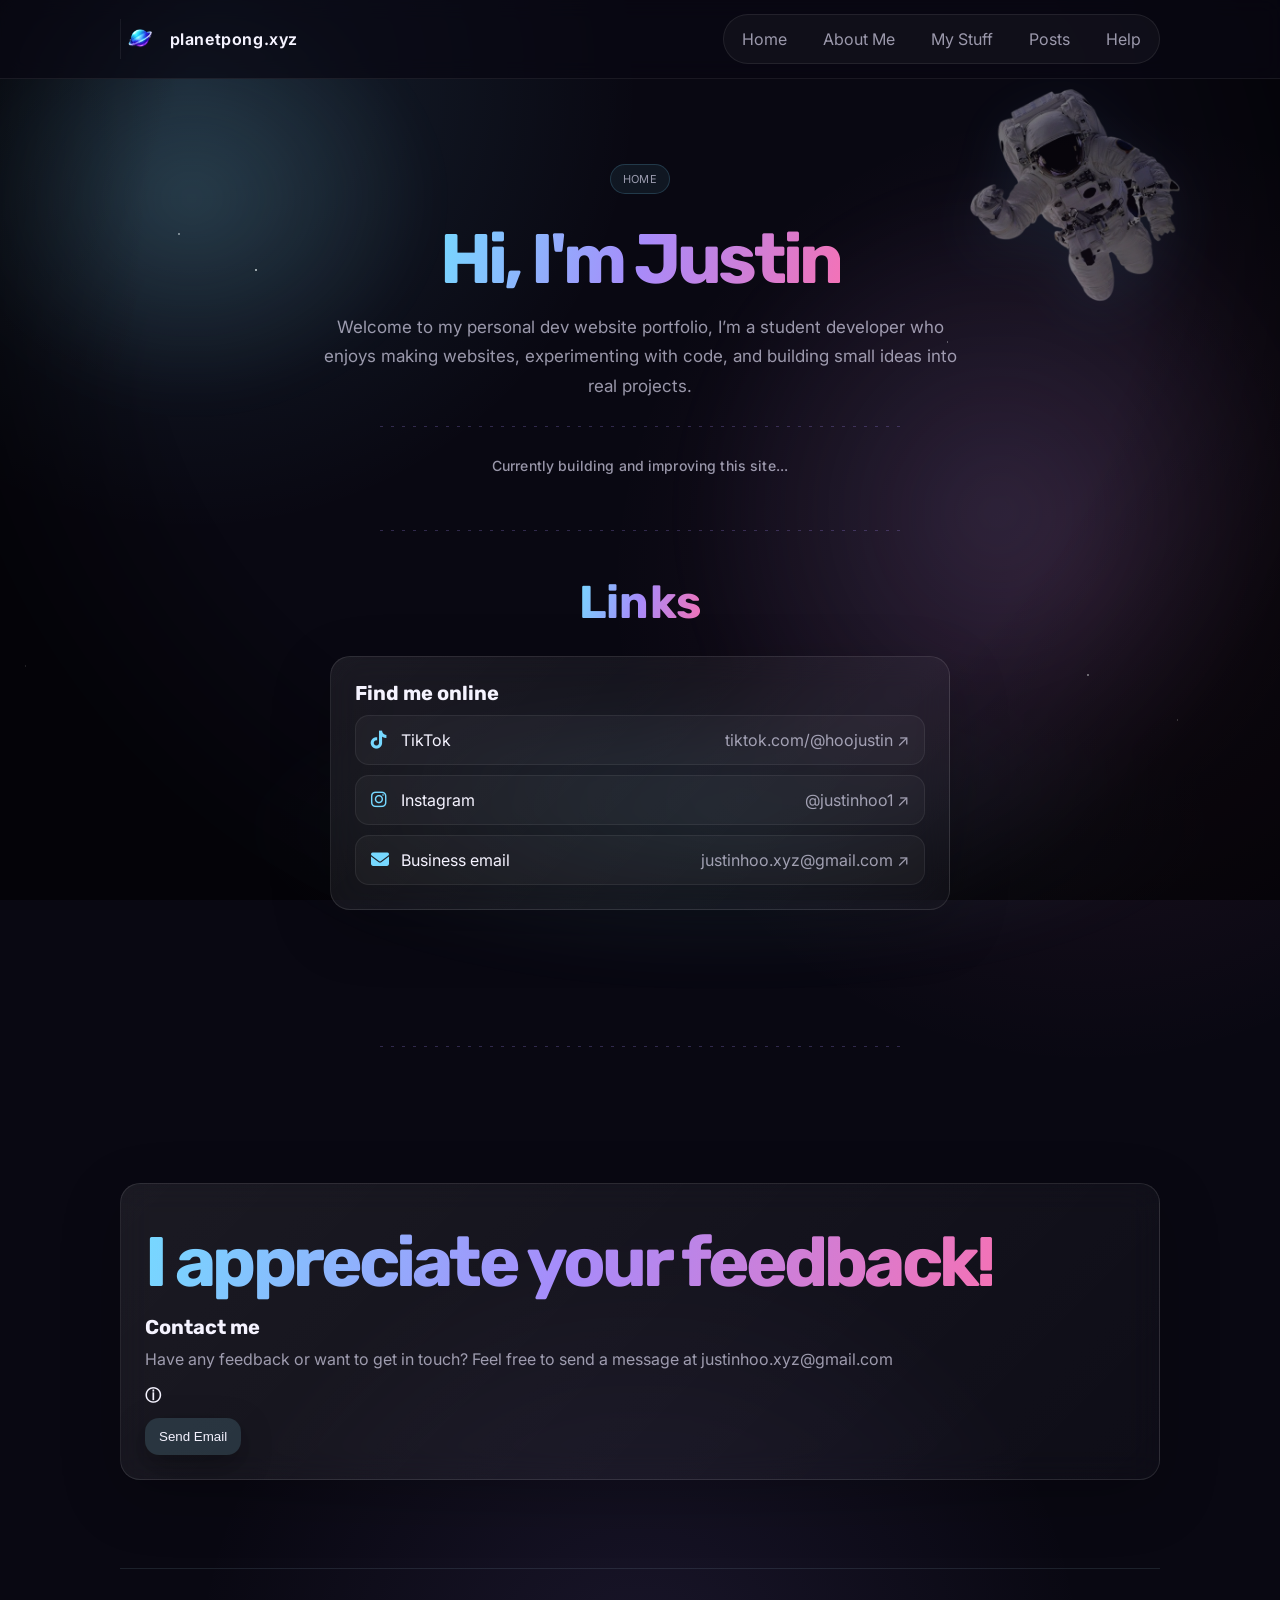
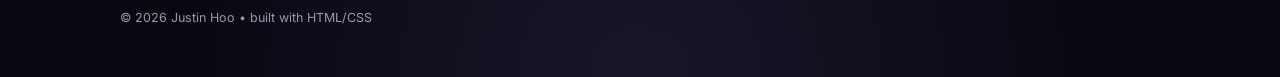
<file: index.html>
<!DOCTYPE html>
<html lang="en">
<head>
    <meta charset="UTF-8">
    <meta name="viewport" content="width=device-width, initial-scale=1.0">
    <title>Home • xyz </title>
    <link rel="icon" href="mylogo.png" type="image/png">
    <meta name="desription" content="Personal Website: home, projects, posts, about me">
    <link rel="stylesheet" href="style.css">
    <link href="https://fonts.googleapis.com/css2?family=Inter:wght@300;400;600;700&family=Rubik:wght@400;500;700&display=swap" rel="stylesheet">
    <link
    rel="stylesheet"
    href="https://cdnjs.cloudflare.com/ajax/libs/font-awesome/6.5.1/css/all.min.css">


<style>
/* POPUP BACKGROUND */
.popup {
  position: fixed;
  inset: 0;
  z-index: 999;

  display: flex;
  justify-content: center;
  align-items: center;

  background: rgba(0, 0, 0, 0.55);
  backdrop-filter: blur(6px);

  opacity: 0;
  visibility: hidden;
  pointer-events: none;

  transition: opacity 0.25s ease, visibility 0.25s ease;
}

.popup.active {
  opacity: 1;
  visibility: visible;
  pointer-events: auto;
}

/* POPUP BOX */
.popup-content {
  width: 90%;
  max-width: 420px;

  padding: 24px;

  border-radius: 24px;

  background: rgba(25, 25, 25, 0.92);

  border: 1px solid rgba(255,255,255,0.08);

  box-shadow: 0 10px 40px rgba(0,0,0,0.4);

  color: white;

  font-family: inherit;
}

/* TITLE */
.popup-content h3 {
  margin-top: 0;
  margin-bottom: 14px;
}

/* TEXTAREA */
.popup-content textarea {
  width: 100%;
  height: 130px;

  padding: 14px;

  border-radius: 16px;

  border: none;

  outline: none;

  resize: none;

  background: rgba(255,255,255,0.08);

  color: white;

  font-family: inherit;
  font-size: 15px;

  box-sizing: border-box;
}

/* PLACEHOLDER */
.popup-content textarea::placeholder {
  color: rgba(255,255,255,0.5);
}

/* BUTTON ROW */
.popup-buttons {
  display: flex;
  gap: 10px;

  margin-top: 16px;
}

/* CLOSE BUTTON */
.close-btn {
  flex: 1;

  border: none;

  border-radius: 14px;

  background: rgba(255,255,255,0.08);

  color: white;

  cursor: pointer;

  padding: 12px;

  font-family: inherit;
  
}

.hero__content .title,
.hero__content .construction-message {
  display: block;
  width: 100%;
  margin-left: auto;
  margin-right: auto;
  text-align: center !important;
}
</style>

</head>
<body>
    <div class="bg" aria-hidden="true">
  <div class="stars"></div>
  <div class="stars stars2"></div>
  <div class="nebula"></div>
  <div class="vignette"></div>

  <img src="astronaut.png" alt="" class="floating-astronaut">
</div>
<header class="topbar">
  <div class="container topbar__inner">


    <a class="brand" href="index.html" aria-label="Go to Home">
  <img src="mylogo.png" alt="Planet logo" class="brand__logo">
 
  <span class="brand__text">planetpong.xyz</span>
</a>


    <nav class="nav" aria-label="Primary">
      <a class="nav__link" href="index.html">Home</a>
      <a class="nav__link" href="about.html">About Me</a>
      <a class="nav__link" href="projects.html">My Stuff</a>
      <a class="nav__link" href="posts.html">Posts</a>
        <a class="nav__link" href="help.html">Help</a>    
    </nav>

    <button class="navbtn" id="navToggle" aria-label="Toggle menu" aria-expanded="false">
      <span></span><span></span><span></span>
    </button>
  </div>
</header>



<main class="container">
    <!-- HERO -->
    <section id="home" class="section hero">
      <div class="hero__content reveal">
        <p class="kicker">Home</p>
        <h1 class="title">
          <span class="accent">Hi, I'm Justin</span> 
        </h1>
        <p class="subtitle">
          Welcome to my personal dev website portfolio, I’m a student developer who enjoys making websites, experimenting with code,
  and building small ideas into real projects.
        </p>
          
<div class="divider hero-divider"><span></span></div>

<p class="construction-message">
  <span>Currently building and improving this site...</span>
</p>
     
           
        
          <p class="muted small">
            
          </p>
        </div>
    </section>


<div class="divider"><span></span></div>



    <!-- LINKS -->
<section id="links" class="section">
  <div class="section__head reveal">
    <h2 class="title">
          <span class="accent">Links</span> 
        </h2>
  </div>

  <div class="grid-2">
    <div class="card reveal">
      <h3>Find me online</h3>

      <div class="linklist">

        <!-- TikTok -->
        <a class="linkrow" href="https://www.tiktok.com/@hoojustin" target="_blank">
  <span class="linkleft">
    <i class="fa-brands fa-tiktok icon"></i>
    <span>TikTok</span>
  </span>
  <span class="muted">tiktok.com/@hoojustin ↗</span>
</a>

        <!-- Instagram -->

        <a class="linkrow" href="https://www.instagram.com/justinhoo1" target="_blank">
  <span class="linkleft">
    <i class="fa-brands fa-instagram icon"></i>
    <span>Instagram</span>
  </span>
  <span class="muted">@justinhoo1 ↗</span>
</a>

        <!-- Email -->
        <a class="linkrow" target="_blank"
          href="mailto:justinhoo.xyz@gmail.com">
  <span class="linkleft">
    <i class="fa-solid fa-envelope icon"></i>
    <span>Business email</span>
  </span>
  <span class="muted">justinhoo.xyz@gmail.com ↗</span>
</a>

      </div>
    </div>
  </div>
</section>

<div class="divider"><span></span></div>

<!-- CONTACT -->
<section class="section reveal">
  <div class="card">
    <h2 class="title">
          <span class="accent">I appreciate your feedback!</span> 
        </h2>
    <h3>Contact me</h3>

    <p class="muted">
      Have any feedback or want to get in touch? Feel free to send a message at justinhoo.xyz@gmail.com
    </p>
      <p><a href="https://planetpong.xyz/help.html"><strong>ⓘ</strong></a></p>
    

    <button class="btn" onclick="openPopup()">
      Send Email
    </button>
  </div>
</section>

<!-- POPUP -->
<div class="popup" id="emailPopup">
  <div class="popup-content">
    <h3>Send a Message</h3>

    <textarea id="emailMessage"></textarea>

    <button class="btn" onclick="sendEmail()">Send</button> 
    <button class="close-btn" onclick="closePopup()">Close</button>
  </div>
</div>

<!-- SUCCESS POPUP -->
<div class="success-popup" id="successPopup">
  <div class="success-box">

    <div class="checkmark-circle">
      <svg viewBox="0 0 52 52" class="checkmark">
        <path d="M14 27 L22 35 L38 17" />
      </svg>
    </div>

    <h3>Message Sent!</h3>
    <p>Your message has been sent successfully.</p>

    <button class="btn" onclick="closeSuccess()">OK</button>
  </div>
</div>


<script>
console.log("JS loaded");
function openPopup() {
  document.getElementById("emailPopup")?.classList.add("active");
}

function closePopup() {
  document.getElementById("emailPopup")?.classList.remove("active");
}

function openSuccess() {
  document.getElementById("successPopup")?.classList.add("active");
}

function closeSuccess() {
  document.getElementById("successPopup")?.classList.remove("active");
}

function sendEmail() {
  let message = document.getElementById("emailMessage").value;

  if (!message.trim()) {
    alert("Please type a message first.");
    return;
  }

  // open email client
  window.location.href =
    "mailto:justinhoo.xyz@gmail.com"
    + "?subject=Feedback!"
    + "&body=" + encodeURIComponent(message);

  // close input popup
  closePopup();

  // show success popup
  openSuccess();

  // clear text
  document.getElementById("emailMessage").value = "";
}

</script>

<footer class="footer">
  <p class="muted small">
    © <span id="year"></span> Justin Hoo • built with HTML/CSS
  </p>
</footer>
</main>
<script src="script.js"></script>
</body>
</html>
</file>
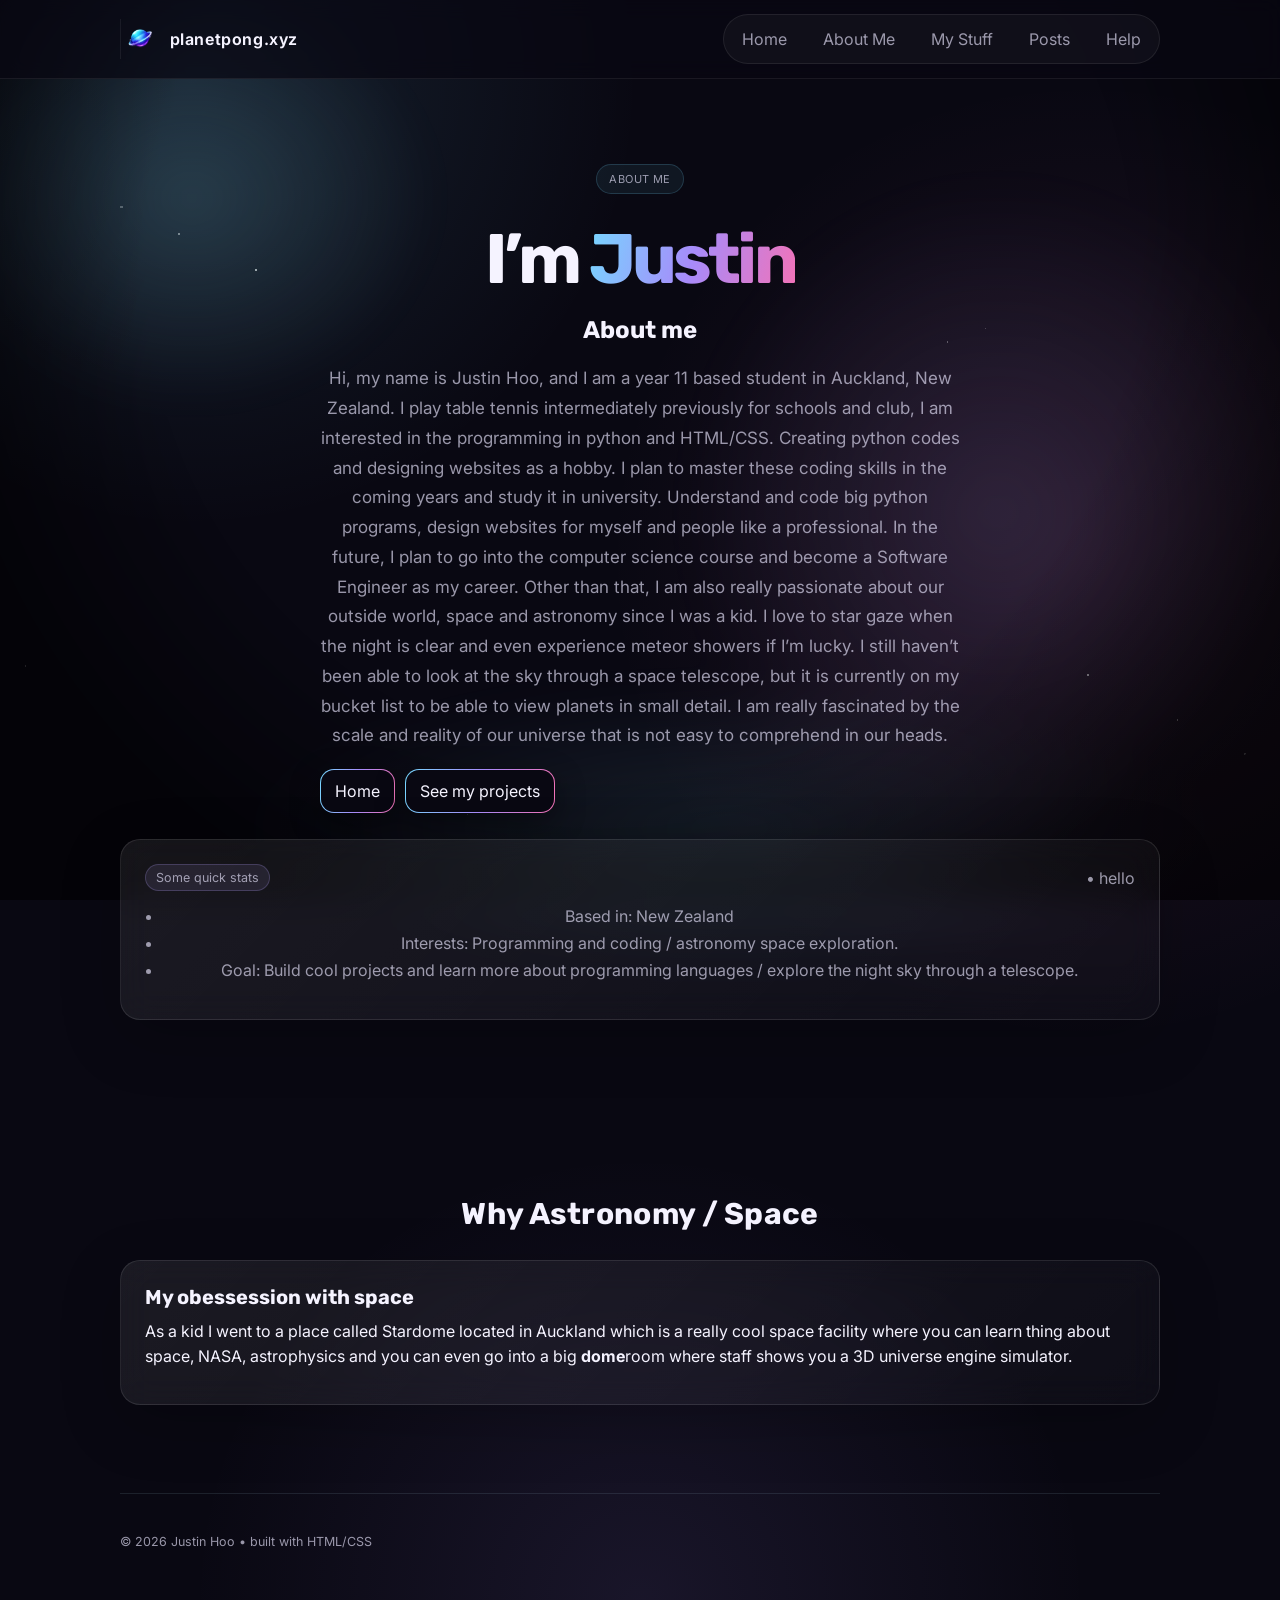
<file: about.html>
<!DOCTYPE html>
<html lang="en">
<head>
  <meta charset="UTF-8">
  <meta name="viewport" content="width=device-width, initial-scale=1.0">
  <title>about me • xyz</title>
  <link rel="icon" href="mylogo.png" type="image/png">
  <link rel="stylesheet" href="style.css">
      <link href="https://fonts.googleapis.com/css2?family=Inter:wght@300;400;600;700&family=Rubik:wght@400;500;700&display=swap" rel="stylesheet">

</head>
<body>
  <div class="bg">
    <div class="stars"></div>
    <div class="stars stars2"></div>
    <div class="stars stars3"></div>
    <div class="nebula"></div>
    <div class="vignette"></div>
  </div>

  <header class="topbar">
    <div class="container topbar__inner">
      <a class="brand" href="index.html" aria-label="Go to Home">
  <img src="mylogo.png" alt="Planet logo" class="brand__logo">

  <span class="brand__text">planetpong.xyz</span>
</a>

      <nav class="nav" aria-label="Primary">
        <a class="nav__link" href="index.html">Home</a>
        <a class="nav__link" href="about.html">About Me</a>
        <a class="nav__link" href="projects.html">My Stuff</a>
        <a class="nav__link" href="posts.html">Posts</a>
        <a class="nav__link" href="help.html">Help</a>
      
      </nav>

      <button class="navbtn" id="navToggle" aria-label="Toggle menu" aria-expanded="false">
        <span></span><span></span><span></span>
      </button>
    </div>
  </header>

  <main class="container">
    <section class="section hero">
      <div class="hero__content reveal">
        <p class="kicker">About me</p>
        <h1 class="title">I’m <span class="accent">Justin</span></h1>
        <h2>About me</h2>
        <p class="subtitle">
          Hi, my name is Justin Hoo, and I am a year 11 based student in Auckland, New Zealand. I play table tennis intermediately previously for schools and club, I am interested in the programming in python and HTML/CSS. Creating python codes and designing websites as a hobby. I plan to master these coding skills in the coming years and study it in university. Understand and code big python programs, design websites for myself and people like a professional. In the future, I plan to go into the computer science course and become a Software Engineer as my career. 
          Other than that, I am also really passionate about our outside world, space and astronomy since I was a kid. I love to star gaze when the night is clear and even experience meteor showers if I’m lucky. I still haven’t been able to look at the sky through a space telescope, but it is currently on my bucket list to be able to view planets in small detail. I am really fascinated by the scale and reality of our universe that is not easy to comprehend in our heads.
        </p>

    
        <div class="hero__actions">
          <a class="btn btn--ghost" href="index.html">Home</a>
          <a class="btn btn--ghost" href="projects.html">See my projects</a>
        </div>
      </div>

      <div class="hero__card reveal" style="--delay: 120ms">
        <div class="card">
          <div class="card__header">
            <span class="pill">Some quick stats</span>
            <span class="muted">• hello</span>
          </div>
          <ul class="list">
            <li>Based in: New Zealand</li>
            <li>Interests: Programming and coding / astronomy space exploration.</li>
            <li>Goal: Build cool projects and learn more about programming languages / explore the night sky through a telescope.</li>
          </ul>
          
        </div>
      </div>
    </section>


    <section class="section">
      <div class="section__head reveal">
        <h2>Why Astronomy / Space</h2>
      
      </div>



        <div class="card reveal" style="--delay: 80ms">
          <h3>My obessession with space</h3>
          <p class="muted">

          </p>
          <p>
            As a kid I went to a place called Stardome located in Auckland which is a really cool space facility where you can learn thing
              about space, NASA, astrophysics and you can even go into a big <strong>dome</strong>room where staff shows you a 3D universe engine simulator.
            
          </p>
        </div>
  
    </section>

    <footer class="footer">
      <p class="muted small">© <span id="year"></span> Justin Hoo • built with HTML/CSS</p>
    </footer>
  </main>

  <script src="script.js"></script>
</body>
</html>
</file>
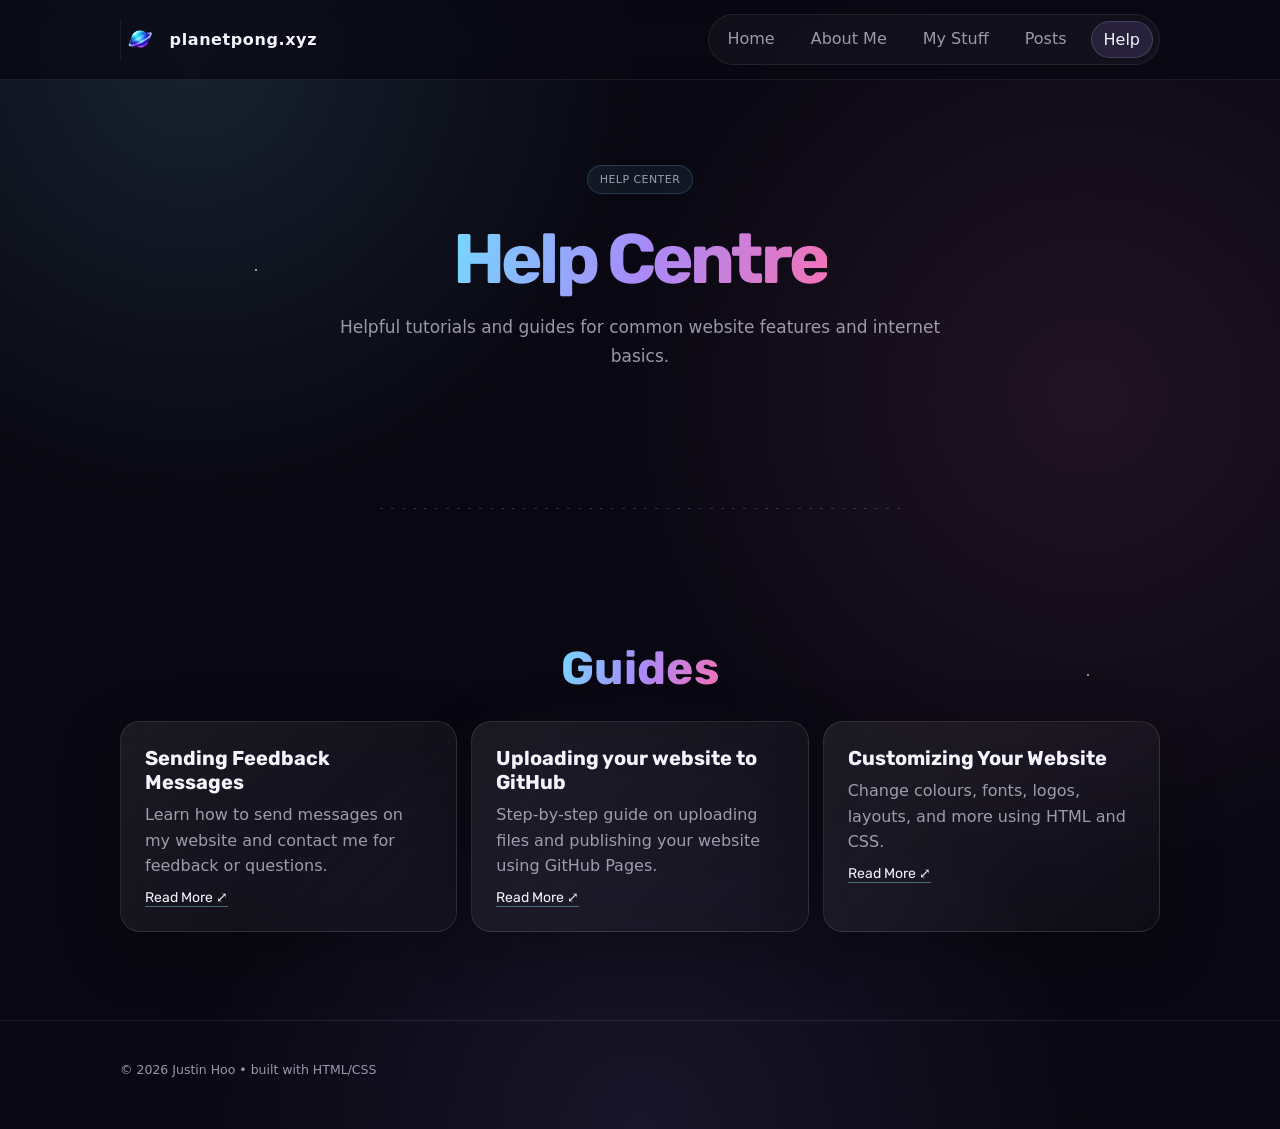
<file: help.html>
<!DOCTYPE html>
<html lang="en">
<head>
  <meta charset="UTF-8">
  <meta name="viewport" content="width=device-width, initial-scale=1.0">

  <title>Help • xyz</title>

  <link rel="icon" href="mylogo.png" type="image/png">
  <link rel="stylesheet" href="style.css">

  <link href="https://fonts.googleapis.com/css2?family=Rubik:wght@400;500;700&display=swap" rel="stylesheet">
</head>

<body>

<div class="bg"></div>
<div class="stars"></div>

<header class="topbar">
  <div class="container topbar__inner">

    <a class="brand" href="index.html">
      <img src="mylogo.png" class="brand__logo">
      <span class="brand__text">planetpong.xyz</span>
    </a>

    <nav class="nav">
      <a class="nav__link" href="index.html">Home</a>
      <a class="nav__link" href="about.html">About Me</a>
      <a class="nav__link" href="projects.html">My Stuff</a>
      <a class="nav__link" href="posts.html">Posts</a>
      <a class="nav__link active" href="help.html">Help</a>
    </nav>

  </div>
</header>

<main class="container">

  <!-- HERO -->
  <section class="section hero">

    <div class="hero__content reveal">

      <p class="kicker">Help Center</p>

      <h1 class="title">
        <span class="accent">Help Centre</span>
      </h1>

      <p class="subtitle">
        Helpful tutorials and guides for common website features and internet basics.
      </p>

    </div>

  </section>

  <div class="divider"><span></span></div>

  <!-- HELP CARDS -->
  <section class="section">

    <div class="section__head reveal">
      <h2 class="title"><span class="accent">Guides</span></h2>
    </div>

    <div class="cards">

      <!-- CARD 1 -->
      <article class="card project reveal">

        <h3>Sending Feedback Messages</h3>

        <p class="muted">
          Learn how to send messages on my website and contact me for feedback or questions.
        </p>

        <div class="project__links">
          <button class="link expand-btn" onclick="openArticle('article1')">
            Read More ⤢
          </button>
        </div>

      </article>

      <!-- CARD 2 -->
      <article class="card project reveal" style="--delay: 80ms">

        <h3>Uploading your website to GitHub</h3>

        <p class="muted">
          Step-by-step guide on uploading files and publishing your website using GitHub Pages.
        </p>

        <div class="project__links">
          <button class="link expand-btn" onclick="openArticle('article2')">
            Read More ⤢
          </button>
        </div>

      </article>

      <!-- CARD 3 -->
      <article class="card project reveal" style="--delay: 160ms">

        <h3>Customizing Your Website</h3>

        <p class="muted">
          Change colours, fonts, logos, layouts, and more using HTML and CSS.
        </p>

        <div class="project__links">
          <button class="link expand-btn" onclick="openArticle('article3')">
            Read More ⤢
          </button>
        </div>

      </article>

    </div>
  </section>

</main>

<footer class="footer">
  <div class="container">
    <p class="muted small">
      © <span id="year"></span> Justin Hoo • built with HTML/CSS
    </p>
  </div>
</footer>

<!-- MODAL 1 -->
<div class="modal" id="article1">
  <div class="modal__panel">

    <div class="modal__top">
      <h2>Sending Feedback Messages</h2>
      <button class="iconbtn" onclick="closeArticle('article1')">✕</button>
    </div>

    <div class="modal__content">

      <p>
        Sending a message on my websites is very simple.
      </p>

      <p>
        First, locate the contact form or message section.
        This is found in the <a href="https://planetpong.xyz/help.html"><strong>home page</strong></a>:
      </p>

      <ul>
        <li>Contact section</li>
       
      </ul>

      <p>
        Just type your message in the text area and click the send button.
      </p>

      <p>
        After sending, your default email application will open with your pre-filled message to me, and you can add any additional details before sending the email.
      </p>

    </div>

  </div>

</div>

<!-- MODAL 2 -->
<div class="modal" id="article2">
  <div class="modal__panel">

    <div class="modal__top">
      <h2>Uploading your website to GitHub</h2>
      <button class="iconbtn" onclick="closeArticle('article2')">✕</button>
    </div>

    <div class="modal__content">
      <p>
        To upload files to GitHub, open your repository and click "Add file".
      </p>

      <p>
        Then choose upload files, drag your files in, and commit changes.
      </p>

      <p>
        GitHub Pages will automatically update your website after a few minutes.
      </p>
    </div>

  </div>
</div>

<!-- MODAL 3 -->
<div class="modal" id="article3">
  <div class="modal__panel">

    <div class="modal__top">
      <h2>Customizing Your Website</h2>
      <button class="iconbtn" onclick="closeArticle('article3')">✕</button>
    </div>

    <div class="modal__content">
      <p>
        You can customize your website using HTML and CSS.
      </p>

      <p>
        Change colours, fonts, layout, and images inside your style.css file.
      </p>

      <p>
        Always refresh your browser after changes to see updates.
      </p>
    </div>

  </div>
</div>

<script>
function openArticle(id) {
  document.getElementById(id).classList.add("show");
}

function closeArticle(id) {
  document.getElementById(id).classList.remove("show");
}

window.addEventListener("click", function(e) {
  document.querySelectorAll(".modal").forEach(modal => {
    if (e.target === modal) {
      modal.classList.remove("show");
    }
  });
});
</script>
  
<script src="script.js"></script>
</body>
</html>
</file>
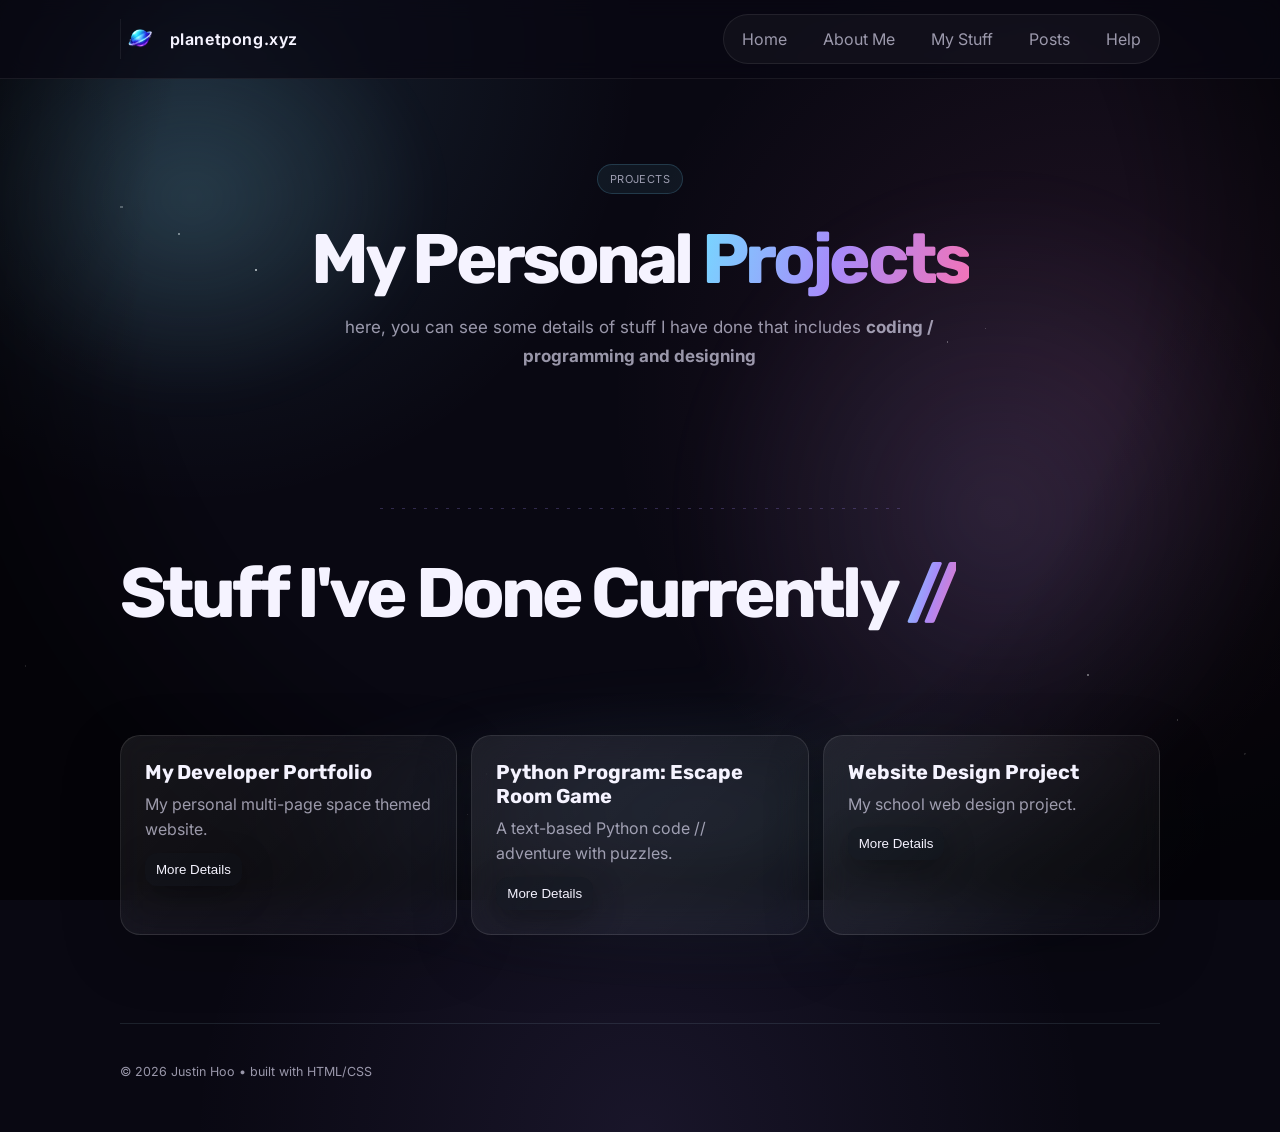
<file: projects.html>
<!doctype html>
<html lang="en">
<head>
  <meta charset="UTF-8" />
  <meta name="viewport" content="width=device-width, initial-scale=1.0" />
  <title>my stuff • xyz</title>
  <link rel="icon" href="mylogo.png" type="image/png">
  <meta name="description" content="Projects and things I've built." />
  <link rel="stylesheet" href="style.css" />
      <link href="https://fonts.googleapis.com/css2?family=Inter:wght@300;400;600;700&family=Rubik:wght@400;500;700&display=swap" rel="stylesheet">


  <!-- REQUIRED extra styles for expandable projects -->
  <style>
    /* Expand / collapse project details */
    .project__details {
      max-height: 0;
      overflow: hidden;
      opacity: 0;
      transition: max-height 300ms ease, opacity 200ms ease;
    }

    .project.open .project__details {
      max-height: 500px;
      opacity: 1;
      margin-top: 12px;
    }
  </style>
</head>

<body>
  <!-- Background -->
  <div class="bg">
    <div class="stars"></div>
    <div class="stars stars2"></div>
    <div class="stars stars3"></div>
    <div class="nebula"></div>
    <div class="vignette"></div>
  </div>

  <!-- Header -->
  <header class="topbar">
    <div class="container topbar__inner">
      <a class="brand" href="index.html" aria-label="Go to Home">
  <img src="mylogo.png" alt="Planet logo" class="brand__logo">
 
  <span class="brand__text">planetpong.xyz</span>
</a>

      <nav class="nav">
        <a class="nav__link" href="index.html">Home</a>
        <a class="nav__link" href="about.html">About Me</a>
        <a class="nav__link" href="projects.html">My Stuff</a>
        <a class="nav__link" href="posts.html">Posts</a>
        <a class="nav__link" href="help.html">Help</a>
     
      </nav>

      <button class="navbtn" id="navToggle">
        <span></span><span></span><span></span>
      </button>
    </div>
  </header>

  <main class="container">

    <!-- Hero -->
    <section class="section hero hero--page">
      <div class="hero__content reveal">
        <p class="kicker">Projects</p>
        <h1 class="title">My Personal <span class="accent">Projects</span></h1>
        <p class="subtitle">
          here, you can see some details of stuff I have done that includes <strong>coding / programming and designing</strong>
        </p>
      </div>
    </section>

    <div class="divider"><span></span></div>

    <h1 class="title">Stuff I've Done Currently <span class="accent">//</span></h1>
    <!-- Projects -->
    <section class="section">
      <div class="cards cards--projects">

        <!-- PROJECT 1 -->
        <article class="card project reveal">
          <h3>My Developer Portfolio</h3>
          <p class="muted">My personal multi-page space themed website.</p>

          <button class="btn btn--ghost btn--small details-btn">
            More Details
          </button>

          <div class="project__details">
            <p>
              This is my custom website portfolio which talks about myself, my passions and my future. 
            </p>
            <ul>
              <li>Sticky navbar + mobile menu</li>
              <li>Scroll reveal animations</li>
              <li>Projects, posts, and links pages</li>
            </ul>

            <div class="project__links">
             
            </div>
          </div>
        </article>

        <!-- PROJECT 2 -->
        <article class="card project reveal">
          <h3>Python Program: Escape Room Game</h3>
          <p class="muted">A text-based Python code // adventure with puzzles.</p>

          <button class="btn btn--ghost btn--small details-btn">More Details </button>
          </button>

          <div class="project__details">
            <p>
              A Python text adventure where players explore rooms, solve puzzles,
              and make choices that affect the outcome.
            </p>
            <ul>
              <li>Multiple rooms and paths</li>
              <li>Puzzle-based progression</li>
              <li>Different endings</li>
            </ul>
            
            <a class="btn btn--small" href="#" target="_blank">Download code file ↗</a>
            <div class="project__links">
              
              
             </div>
          </div>
        </article>

        <!-- PROJECT 3 -->
        <article class="card project reveal">
          <h3>Website Design Project</h3>
          <p class="muted">My school web design project.</p>

          <button class="btn btn--ghost btn--small details-btn">More Details</button>

          <div class="project__details">
            <p>
              A computer science website assignment talking and covering about digital technologies at my college.
            </p>
            <ul>
              <li>Navigation bar</li>
              <li>Card-based layout</li>
              <li>Responsive design</li>
            </ul>

            <div class="project__links">
              <a class="btn btn--small" href="https://planetpong8.github.io/bdscdit2/" target="_blank">View site ↗</a>
            </div>
          </div>
        </article>

      </div>
    </section>

    <footer class="footer">
      <p class="muted small">© <span id="year"></span> Justin Hoo • built with HTML/CSS</p>
    </footer>
  </main>

  <!-- Main JS -->
  <script src="script.js"></script>

  <!-- EXPAND PROJECT SCRIPT -->
  <script>
    document.querySelectorAll(".details-btn").forEach(button => {
      button.addEventListener("click", () => {
        const project = button.closest(".project");

        // Close others (optional but clean)
        document.querySelectorAll(".project.open").forEach(p => {
          if (p !== project) p.classList.remove("open");
        });

        project.classList.toggle("open");
      });
    });

    // Year safety
    const yearEl = document.getElementById("year");
    if (yearEl) yearEl.textContent = new Date().getFullYear();
  </script>
</body>
</html>
</file>
<file: style.css>
/* ---------- Base ---------- */
:root{
  --bg: #0b0f14;
  --panel: rgba(16, 22, 30, 0.78);
  --panel2: rgba(16, 22, 30, 0.55);
  --border: rgba(174, 210, 225, 0.18);
  --text: rgba(240, 248, 255, 0.92);
  --muted: rgba(240, 248, 255, 0.65);
  --accent: #8fe7ff;
  --accent2: #b7a6ff;
  --shadow: 0 14px 45px rgba(0,0,0,.45);
  --radius: 18px;
  --max: 1080px;
}

*{ box-sizing: border-box; }
html{ scroll-behavior: smooth; }
body{
  margin: 0;
  font-family: ui-sans-serif, system-ui, -apple-system, Segoe UI, Roboto, Helvetica, Arial;
  color: var(--text);
  background: var(--bg);
  overflow-x: hidden;
}
a{ color: inherit; text-decoration: none; }
.container{ width: min(var(--max), 92vw); margin: 0 auto; }
.section{ padding: 70px 0; }
.section__head{ margin-bottom: 18px; }
.section__head h2{ margin: 0 0 6px; font-size: 30px; letter-spacing: .3px; }
.muted{ color: var(--muted); }
.small{ font-size: 12.5px; }

/* ---------- Background: stars + nebula ---------- */
.bg{ position: fixed; inset: 0; z-index: -5; }
.stars{
  position: absolute; inset: 0;
  background-image:
    radial-gradient(2px 2px at 20% 30%, rgba(255,255,255,.85) 50%, transparent 51%),
    radial-gradient(1px 1px at 70% 40%, rgba(255,255,255,.6) 50%, transparent 51%),
    radial-gradient(1px 1px at 40% 80%, rgba(255,255,255,.45) 50%, transparent 51%),
    radial-gradient(1.5px 1.5px at 85% 75%, rgba(255,255,255,.75) 50%, transparent 51%),
    radial-gradient(1px 1px at 10% 70%, rgba(255,255,255,.5) 50%, transparent 51%);
  opacity: .7;
  filter: drop-shadow(0 0 6px rgba(255,255,255,.12));
  animation: drift 26s linear infinite;
}
.stars2{ opacity: .5; animation-duration: 40s; transform: scale(1.2); }
.stars3{ opacity: .35; animation-duration: 55s; transform: scale(1.35); }

.nebula{
  position: absolute; inset: -20%;
  background:
    radial-gradient(closest-side at 25% 30%, rgba(143,231,255,.16), transparent 55%),
    radial-gradient(closest-side at 70% 55%, rgba(183,166,255,.12), transparent 60%),
    radial-gradient(closest-side at 55% 80%, rgba(143,231,255,.10), transparent 60%);
  filter: blur(18px);
  animation: neb 18s ease-in-out infinite alternate;
}
.vignette{
  position: absolute; inset: 0;
  background: radial-gradient(circle at 50% 30%, transparent 0 55%, rgba(0,0,0,.55) 80%);
}

@keyframes drift{
  from{ transform: translateY(0px); }
  to{ transform: translateY(-120px); }
}
@keyframes neb{
  from{ transform: translate3d(-10px, 0, 0) scale(1); opacity: .9; }
  to{ transform: translate3d(18px, -10px, 0) scale(1.05); opacity: 1; }
}

/* ---------- Topbar ---------- */
.topbar{
  position: sticky; top: 0; z-index: 50;
  backdrop-filter: blur(10px);
  background: linear-gradient(to bottom, rgba(11,15,20,.85), rgba(11,15,20,.55));
  border-bottom: 1px solid var(--border);
}
.topbar__inner{
  display: flex; align-items: center; justify-content: space-between;
  padding: 14px 0;
}
.brand{
  display: inline-flex; align-items: center; gap: 10px;
  font-weight: 650;
}
.brand__dot{
  width: 10px; height: 10px; border-radius: 999px;
  background: radial-gradient(circle at 30% 30%, var(--accent), var(--accent2));
  box-shadow: 0 0 20px rgba(143,231,255,.25);
}
.brand__text{ letter-spacing: .6px; }

.nav{
  display: flex; gap: 12px;
  padding: 6px;
  border: 1px solid var(--border);
  background: var(--panel2);
  border-radius: 999px;
}
.nav__link{
  padding: 8px 12px;
  border-radius: 999px;
  color: var(--muted);
  transition: transform 180ms ease, background 180ms ease, color 180ms ease;
}
.nav__link:hover{
  transform: translateY(-1px);
  background: rgba(143,231,255,.08);
  color: var(--text);
}
.nav__link.active{
  background: rgba(143,231,255,.14);
  color: var(--text);
  border: 1px solid rgba(143,231,255,.18);
}

/* Mobile menu button */
.navbtn{
  display: none;
  width: 44px; height: 40px;
  border-radius: 12px;
  background: var(--panel2);
  border: 1px solid var(--border);
  box-shadow: var(--shadow);
  cursor: pointer;
}
.navbtn span{
  display: block;
  width: 18px; height: 2px;
  margin: 4px auto;
  background: rgba(240,248,255,.9);
  border-radius: 999px;
}

/* ---------- Hero ---------- */
.hero{
  display: grid;
  grid-template-columns: 1.25fr .9fr;
  gap: 26px;
  padding-top: 40px;
}
.kicker{
  display: inline-block;
  padding: 6px 10px;
  border-radius: 999px;
  border: 1px solid rgba(143,231,255,.18);
  background: rgba(143,231,255,.08);
  color: var(--muted);
  font-size: 13px;
}
.title{
  margin: 12px 0 10px;
  font-size: clamp(34px, 4.2vw, 54px);
  line-height: 1.05;
  letter-spacing: .2px;
}
.accent{
  background: linear-gradient(90deg, var(--accent), var(--accent2));
  -webkit-background-clip: text;
  background-clip: text;
  color: transparent;
}
.subtitle{ margin: 0; font-size: 16.5px; line-height: 1.6; color: var(--muted); }

.hero__actions{ margin-top: 18px; display: flex; gap: 10px; flex-wrap: wrap; }
.btn{
  display: inline-flex; align-items: center; justify-content: center;
  gap: 8px;
  padding: 11px 14px;
  border-radius: 14px;
  border: 1px solid rgba(143,231,255,.22);
  background: rgba(143,231,255,.14);
  color: var(--text);
  box-shadow: 0 10px 30px rgba(0,0,0,.35);
  transition: transform 180ms ease, background 180ms ease;
}
.btn:hover{ transform: translateY(-2px); background: rgba(143,231,255,.18); }
.btn--ghost{
  background: rgba(16,22,30,.35);
  border: 1px solid var(--border);
}
.btn--small{ padding: 9px 11px; border-radius: 12px; }

.btn {
  cursor: pointer;
  user-select: none;

  outline: none;
  border: none;
}

.btn:focus {
  outline: none;
}

.btn:active {
  transform: scale(0.98);
}

.chips{ margin-top: 18px; display: flex; gap: 8px; flex-wrap: wrap; }
.chip{
  padding: 7px 10px;
  border-radius: 999px;
  border: 1px solid var(--border);
  background: rgba(16,22,30,.35);
  color: var(--muted);
  font-size: 13px;
}

/* ---------- Cards / layout ---------- */
.card{
  border: 1px solid var(--border);
  background: var(--panel);
  border-radius: var(--radius);
  padding: 16px;
  box-shadow: var(--shadow);
}
.card h3{ margin: 0 0 8px; }
.card p{ margin: 0 0 10px; line-height: 1.6; }
.card__header{
  display: flex; justify-content: space-between; align-items: center;
  margin-bottom: 12px;
}
.card__title{ margin: 0 0 8px; font-weight: 700; }
.list{ margin: 0 0 10px; padding-left: 18px; color: var(--muted); line-height: 1.7; }

.grid-2{
  display: grid;
  grid-template-columns: 1fr 1fr;
  gap: 14px;
}
.cards{
  display: grid;
  grid-template-columns: repeat(3, 1fr);
  gap: 14px;
}

.pill{
  display: inline-flex;
  padding: 5px 10px;
  border-radius: 999px;
  border: 1px solid rgba(183,166,255,.22);
  background: rgba(183,166,255,.10);
  color: var(--muted);
  font-size: 12.5px;
}

.tags{ display: flex; flex-wrap: wrap; gap: 8px; }
.tag{
  padding: 7px 10px;
  border-radius: 999px;
  border: 1px solid var(--border);
  background: rgba(16,22,30,.35);
  color: var(--muted);
  font-size: 13px;
}

.note{
  margin-top: 12px;
  padding: 12px;
  border-radius: 14px;
  border: 1px dashed rgba(143,231,255,.28);
  background: rgba(143,231,255,.07);
  color: var(--muted);
}

/* Projects + posts */
.project__top, .post__meta{
  display: flex; justify-content: space-between; align-items: center;
  margin-bottom: 10px;
}
.project__links{
  display: flex; gap: 10px; margin-top: 10px;
}
.link{
  color: var(--text);
  border-bottom: 1px solid rgba(143,231,255,.35);
  padding-bottom: 2px;
  transition: opacity 160ms ease, transform 160ms ease;
}
.link:hover{ opacity: .9; transform: translateY(-1px); }

.linklist{ display: grid; gap: 10px; margin-top: 10px; }
.linkrow{
  display: flex; justify-content: space-between; gap: 12px;
  padding: 11px 12px;
  border-radius: 14px;
  border: 1px solid var(--border);
  background: rgba(16,22,30,.35);
  transition: transform 180ms ease, background 180ms ease;
}
.linkrow:hover{ transform: translateY(-2px); background: rgba(143,231,255,.06); }

.footer{
  padding: 28px 0 40px;
  border-top: 1px solid rgba(174,210,225,.12);
}

/* ---------- Reveal animation ---------- */
.reveal{
  opacity: 0;
  transform: translateY(10px);
  transition: opacity 600ms ease, transform 600ms ease;
  transition-delay: var(--delay, 0ms);
}
.reveal.visible{
  opacity: 1;
  transform: translateY(0px);
}

/* ---------- Modal ---------- */
.modal{
  position: fixed; inset: 0;
  background: rgba(0,0,0,.55);
  display: none;
  align-items: center; justify-content: center;
  padding: 18px;
  z-index: 60;
}
.modal.show{ display: flex; }
.modal__panel{
  width: min(760px, 96vw);
  border-radius: 18px;
  border: 1px solid var(--border);
  background: rgba(10,14,19,.88);
  backdrop-filter: blur(10px);
  box-shadow: var(--shadow);
  padding: 14px;
}
.modal__top{
  display: flex; justify-content: space-between; align-items: center;
  gap: 10px;
  border-bottom: 1px solid rgba(174,210,225,.12);
  padding-bottom: 10px;
  margin-bottom: 10px;
}
.modal__content{ color: var(--muted); line-height: 1.7; }
.iconbtn{
  width: 40px; height: 38px;
  border-radius: 12px;
  background: rgba(16,22,30,.35);
  border: 1px solid var(--border);
  color: var(--text);
  cursor: pointer;
}

/* ---------- Responsive ---------- */
@media (max-width: 920px){
  .hero{ grid-template-columns: 1fr; }
  .cards{ grid-template-columns: 1fr; }
  .grid-2{ grid-template-columns: 1fr; }
  .nav{ display: none; }
  .navbtn{ display: inline-block; }
  .nav.open{
    display: flex;
    position: absolute;
    right: 4vw;
    top: 62px;
    flex-direction: column;
    padding: 10px;
    border-radius: 16px;
    width: min(240px, 92vw);
  }
}

/* ---------- Section divider ---------- */
.divider {
  width: 100%;
  display: flex;
  justify-content: center;
  margin: 40px 0;
}

.divider span {
  width: 80%;
  height: 2px;
  background-image: repeating-linear-gradient(
    to right,
    rgba(143,231,255,0.4),
    rgba(143,231,255,0.4) 6px,
    transparent 6px,
    transparent 14px
  );
  opacity: 0.6;
}

.linkrow{
  display: flex;
  align-items: center;
  justify-content: space-between;
  gap: 12px;
}

.linkleft{
  display: flex;
  align-items: center;
  gap: 10px;
}

.icon{
  font-size: 18px;
  color: var(--accent);
  min-width: 20px; /* keeps alignment consistent */
}

.logo{
  border: 2px solid #ffffff
 
  
}

body {
  font-family: 'Rubik', sans-serif;
}

h1, h2, h3 {
  font-family: 'Rubik', sans-serif;
}


.brand {
  display: flex;
  align-items: left;
  gap: 0.6rem;
  text-decoration: none;
}

.brand__logo {
  width: 40px;        /* adjust size if needed */
  height: 40px;
  object-fit: contain;
}

.success-popup {
  display: flex;
  position: fixed;
  inset: 0;

  justify-content: center;
  align-items: center;

  opacity: 0;
  visibility: hidden;

  transition: opacity 0.25s ease, visibility 0.25s ease;
}

.success-popup.active {
  opacity: 1;
  visibility: visible;
}

.success-box {
  background: rgba(25, 25, 25, 0.95);
  color: white;

  padding: 24px;
  border-radius: 20px;

  text-align: center;
  width: 80%;
  max-width: 320px;

  border: 1px solid rgba(255,255,255,0.1);
}

.success-popup {
  display: none;
  position: fixed;
  inset: 0;
  z-index: 1000;

  background: rgba(0, 0, 0, 0.6);
  backdrop-filter: blur(6px);

  justify-content: center;
  align-items: center;
}

.success-box {
  background: rgba(25, 25, 25, 0.95);
  color: white;

  padding: 24px;
  border-radius: 20px;

  text-align: center;
  width: 80%;
  max-width: 320px;

  border: 1px solid rgba(255,255,255,0.1);
}

/* SUCCESS POPUP */
.success-popup {
  display: none;
  position: fixed;
  inset: 0;
  z-index: 1000;

  background: rgba(0, 0, 0, 0.6);
  backdrop-filter: blur(6px);

  justify-content: center;
  align-items: center;
}

/* BOX */
.success-box {
  background: rgba(25, 25, 25, 0.95);
  color: white;

  padding: 28px;
  border-radius: 22px;

  text-align: center;
  width: 85%;
  max-width: 340px;

  border: 1px solid rgba(255,255,255,0.1);
}

/* CHECKMARK CIRCLE */
.checkmark-circle {
  width: 90px;
  height: 90px;

  margin: 0 auto 15px auto;

  border-radius: 50%;

  border: 3px solid #3ee28f;

  display: flex;
  justify-content: center;
  align-items: center;

  animation: pop 0.3s ease-out;
}

/* SVG CHECKMARK */
.checkmark {
  width: 50px;
  height: 50px;

  fill: none;
  stroke: #3ee28f;
  stroke-width: 4;
  stroke-linecap: round;
  stroke-linejoin: round;

  stroke-dasharray: 48;
  stroke-dashoffset: 48;

  animation: draw 0.6s ease forwards 0.2s;
}

/* ANIMATIONS */
@keyframes draw {
  to {
    stroke-dashoffset: 0;
  }
}

@keyframes pop {
  0% {
    transform: scale(0.6);
    opacity: 0;
  }
  100% {
    transform: scale(1);
    opacity: 1;
  }
}

/* POPUP BASE STATE */
.popup {
  position: fixed;
  inset: 0;
  z-index: 999;

  display: flex;
  justify-content: center;
  align-items: center;

  background: rgba(0, 0, 0, 0.55);
  backdrop-filter: blur(6px);

  opacity: 1;
  visibility: hidden;
  pointer-events: none;

  transition: opacity 0.25s ease, visibility 0.25s ease;
}

.popup.active {
  opacity: 1;
  visibility: visible;
  pointer-events: auto;
}

.popup-content {
  transform: scale(0.85);
  opacity: 1;
  transition: transform 0.25s ease, opacity 0.25s ease;
}

.popup.active .popup-content {
  transform: scale(1);
  opacity: 1;
}

.link {
  font-family: 'Rubik', sans-serif;
  background: transparent;
  border: none;
  color: var(--text);
  cursor: pointer;
  font-size: 14px;

  display: inline-flex;
  align-items: center;
  gap: 6px;

  padding: 0;
  border-bottom: 1px solid rgba(143,231,255,0.4);

  transition: transform 200ms ease, opacity 200ms ease;
}

.link:hover {
  transform: translateY(-2px);
  opacity: 0.85;
}


/* expand button feel */
.expand-btn {
  display: inline-flex;
  align-items: center;
  gap: 6px;
  border-bottom: 1px solid rgba(143,231,255,0.4);
  transition: transform 200ms ease, opacity 200ms ease;
}

.expand-btn:hover {
  transform: translateY(-2px);
  opacity: 0.9;
}

/* ---------- MODAL (FIXED + ANIMATED) ---------- */
.modal{
  position: fixed;
  inset: 0;
  z-index: 60;

  display: flex;
  align-items: center;
  justify-content: center;

  background: rgba(0,0,0,.55);

  opacity: 0;
  visibility: hidden;
  pointer-events: none;

  transition: opacity 0.25s ease, visibility 0.25s ease;
}

.modal.show{
  opacity: 1;
  visibility: visible;
  pointer-events: auto;
}

.modal__panel{
  width: min(760px, 96vw);
  border-radius: 18px;
  border: 1px solid var(--border);
  background: rgba(10,14,19,.88);
  backdrop-filter: blur(10px);
  box-shadow: var(--shadow);
  padding: 14px;

  transform: scale(0.92);
  transition: transform 0.25s ease;
}

.modal.show .modal__panel{
  transform: scale(1);
}

.modal__panel{
  transition: transform 0.35s cubic-bezier(.2,.9,.2,1);
}

.modal{
  transition: opacity 0.3s ease;
}


.divider {
  display: flex;
  justify-content: center;
  width: 100%;
  margin: 2rem 0;
}

.divider span {
  display: block;
  width: min(100%, 500px);
  border-top: 2px dotted rgba(255, 255, 255, 0.5);
}

.construction-message {
  display: block;
  width: 100%;
  max-width: 900px;
  margin: 2rem auto;
  text-align: center !important;
}

.hero {
  grid-template-columns: 1.25fr .9fr;
}

/* Centre the whole hero area */
.hero {
  grid-template-columns: 1fr;
  text-align: center;
}

/* Centre the Links heading */
#links .section__head {
  width: 100%;
  text-align: center;
}

/* Keep these headings centered */
.hero__content .title,
.hero__content .construction-message {
  width: 100%;
  text-align: center;
}

/* Centre the single Links card */
#links .grid-2 {
  grid-template-columns: minmax(0, 600px);
  justify-content: center;
}

/* design refresh
/* ---------- Design refresh ---------- */
:root {
  --bg: #090812;
  --panel: rgba(18, 17, 35, 0.62);
  --panel2: rgba(18, 17, 35, 0.42);
  --border: rgba(214, 207, 255, 0.14);
  --text: #f5f3ff;
  --muted: rgba(235, 231, 255, 0.64);
  --accent: #76d8ff;
  --accent2: #a78bfa;
  --accent3: #f472b6;
  --radius: 20px;
  --max: 1040px;
}

body {
  background:
    radial-gradient(circle at 15% 5%, rgba(118, 216, 255, 0.12), transparent 28rem),
    radial-gradient(circle at 85% 35%, rgba(244, 114, 182, 0.10), transparent 30rem),
    radial-gradient(circle at 50% 100%, rgba(167, 139, 250, 0.10), transparent 28rem),
    var(--bg);
  font-family: Inter, ui-sans-serif, system-ui, sans-serif;
}

.section {
  padding: 88px 0;
}

/* Navigation */
.topbar {
  background: rgba(9, 8, 18, 0.72);
  border-bottom: 1px solid rgba(255, 255, 255, 0.07);
}

.nav {
  background: rgba(255, 255, 255, 0.035);
  border-color: rgba(255, 255, 255, 0.08);
}

.nav__link:hover,
.nav__link.active {
  background: rgba(167, 139, 250, 0.14);
  color: var(--text);
}

/* Main intro */
.hero {
  grid-template-columns: 1fr;
  padding-top: 74px;
  text-align: center;
}

.hero__content {
  max-width: 760px;
  margin: 0 auto;
}

.kicker {
  padding: 7px 12px;
  background: rgba(118, 216, 255, 0.07);
  border-color: rgba(118, 216, 255, 0.18);
  letter-spacing: 0.04em;
  text-transform: uppercase;
  font-size: 11px;
}

.title {
  margin: 18px 0 16px;
  font-family: Rubik, Inter, sans-serif;
  font-size: clamp(40px, 6vw, 70px);
  letter-spacing: -0.055em;
}

.accent {
  background: linear-gradient(
    105deg,
    var(--accent),
    var(--accent2) 50%,
    var(--accent3)
  );
  -webkit-background-clip: text;
  background-clip: text;
  color: transparent;
}

.subtitle {
  max-width: 640px;
  margin: 0 auto;
  font-size: 17px;
  line-height: 1.75;
}

/* Construction note */
.construction-message {
  margin: 30px auto 0;
  color: var(--muted);
  font-size: 14px;
  font-weight: 500;
  letter-spacing: 0.01em;
  text-align: center;
}

/* Section titles and single Links card */
.section__head {
  width: 100%;
  margin-bottom: 28px;
  text-align: center;
}

.section__head .title {
  font-size: clamp(32px, 4vw, 46px);
}

#links .grid-2 {
  grid-template-columns: minmax(0, 620px);
  justify-content: center;
}

/* Glass card */
.card {
  padding: 24px;
  background: linear-gradient(
    135deg,
    rgba(255, 255, 255, 0.075),
    rgba(255, 255, 255, 0.025)
  );
  border-color: rgba(255, 255, 255, 0.10);
  box-shadow: 0 18px 60px rgba(0, 0, 0, 0.22);
  backdrop-filter: blur(16px);
}

.card h3 {
  font-family: Rubik, Inter, sans-serif;
  font-size: 20px;
}

/* Link rows */
.linkrow {
  padding: 14px 15px;
  border-radius: 14px;
  background: rgba(255, 255, 255, 0.035);
  border-color: rgba(255, 255, 255, 0.07);
}

.linkrow:hover {
  background: rgba(167, 139, 250, 0.12);
  border-color: rgba(167, 139, 250, 0.26);
  transform: translateY(-3px);
}

/* Subtle dotted dividers */
.divider {
  margin: 48px 0;
}

.divider span {
  width: min(100%, 520px);
  height: 1px;
  border: 0;
  background: repeating-linear-gradient(
    to right,
    rgba(167, 139, 250, 0.42) 0 3px,
    transparent 3px 11px
  );
}

.about-hero .hero__actions {
  justify-content: center;
  align-items: center;
}

.about-hero .hero__card {
  width: min(100%, 680px);
  margin: 0 auto;
  text-align: left;
}

.website-card {
  text-align: left;
}

.website-title {
  width: 100%;
  margin: 0 0 16px;
  text-align: center;
}

.hero__actions .btn {
  border: 1px solid transparent;
  background:
    linear-gradient(var(--bg), var(--bg)) padding-box,
    linear-gradient(100deg, var(--accent), var(--accent2), var(--accent3)) border-box;
}

/* Tighter spacing between intro, construction notice, and Links */
#home.section {
  padding-bottom: 28px;
}

#home .hero-divider {
  margin: 24px 0 18px;
}

#home + .divider {
  margin: 16px 0;
}

#links.section {
  padding-top: 32px;
}

/* Decorative astronaut */
.floating-astronaut {
  position: absolute;
  top: 5rem;
  right: clamp(1rem, 7vw, 8rem);
  width: clamp(120px, 18vw, 260px);
  opacity: 0.42;
  pointer-events: none;
  filter: drop-shadow(0 16px 28px rgba(118, 216, 255, 0.18));
  animation: astronaut-float 7s ease-in-out infinite;
}

@keyframes astronaut-float {
  0%, 100% {
    transform: translateY(0) rotate(-4deg);
  }

  50% {
    transform: translateY(-22px) rotate(4deg);
  }
}

@media (max-width: 700px) {
  .floating-astronaut {
    top: 7rem;
    right: -2rem;
    width: 150px;
    opacity: 0.22;
  }
}

@media (prefers-reduced-motion: reduce) {
  .floating-astronaut {
    animation: none;
  }
}
</file>
